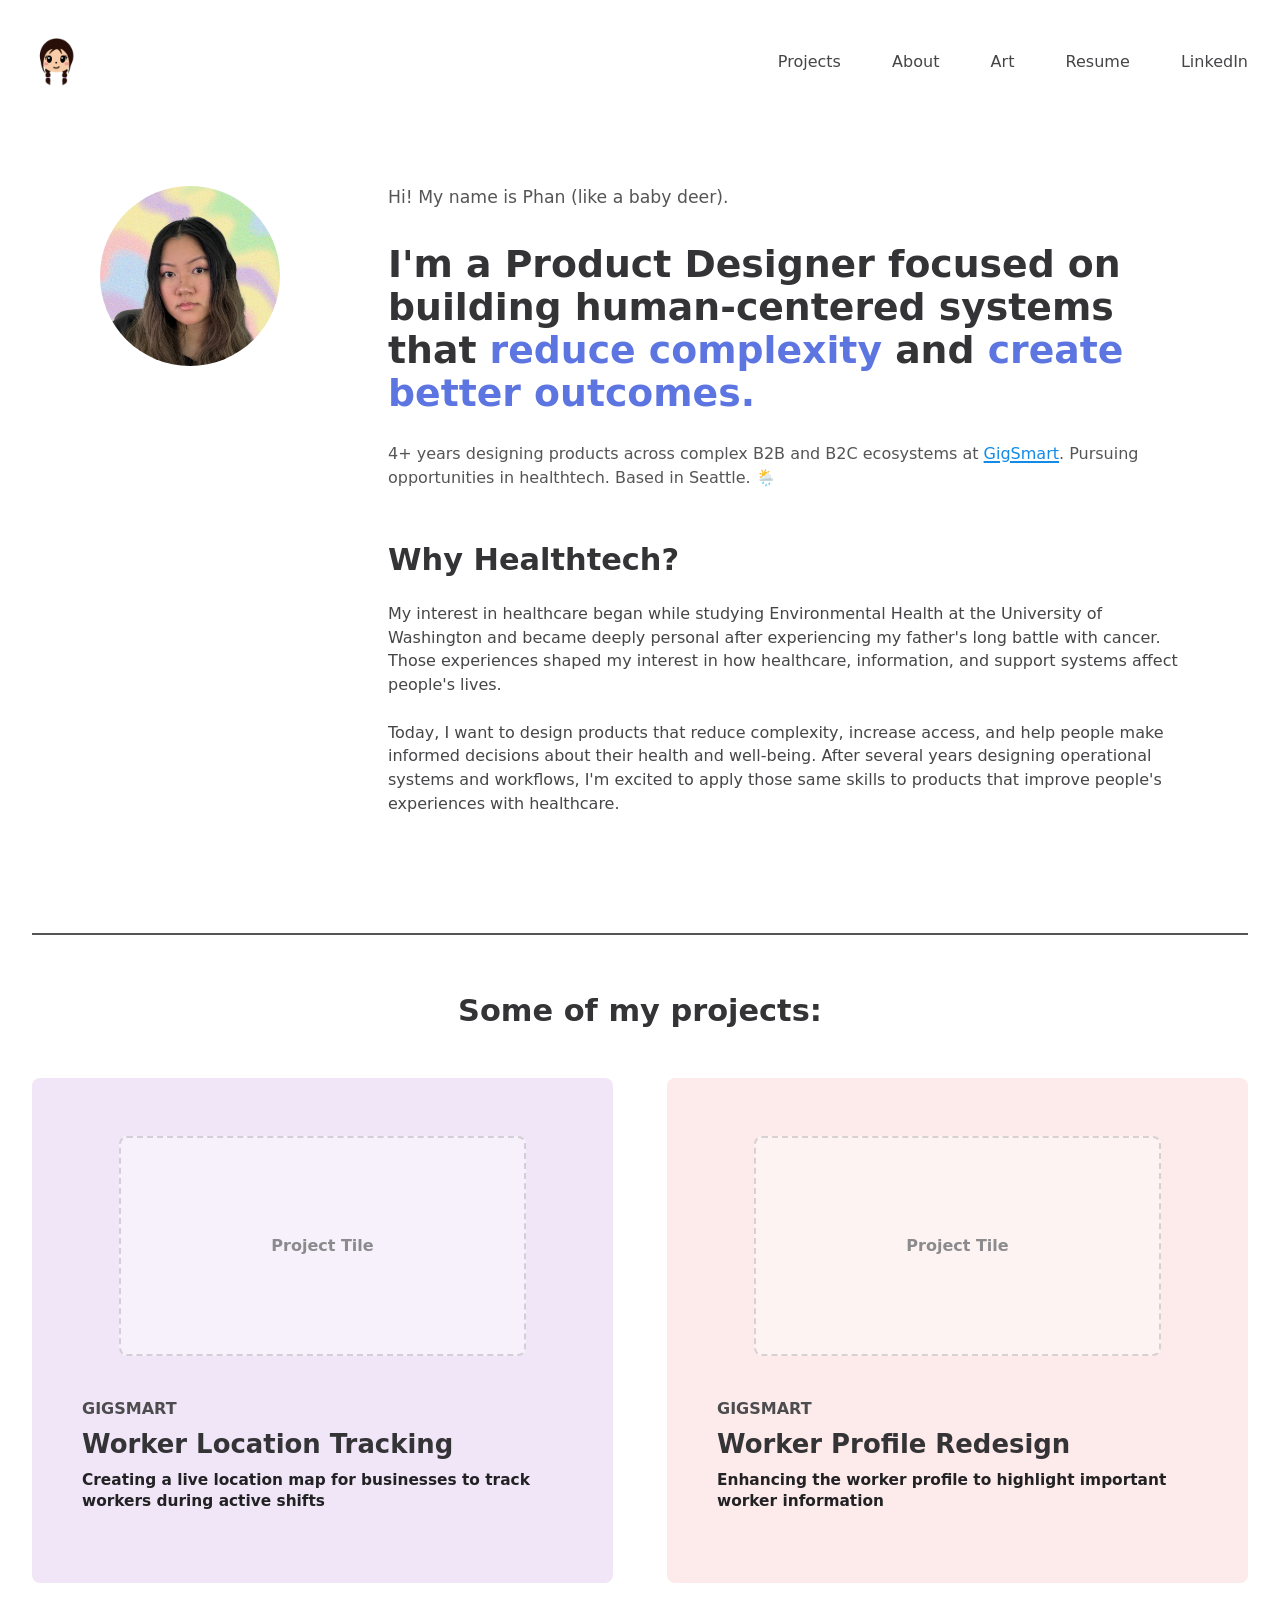
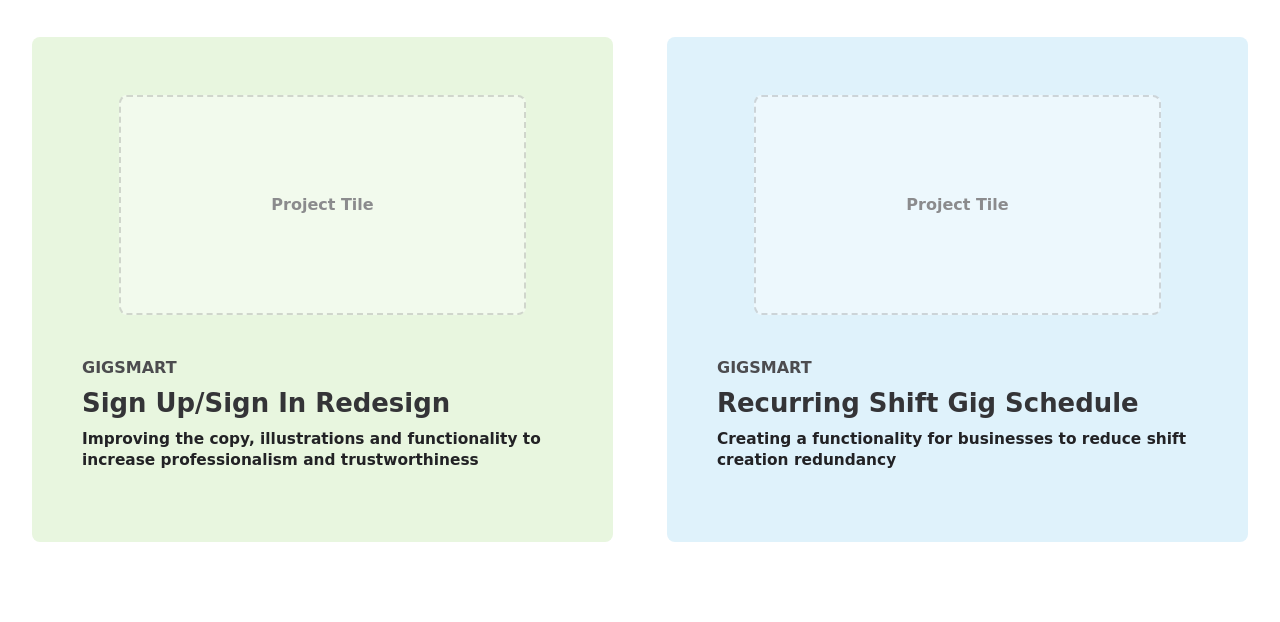
<file: index.html>
<!doctype html>
<html lang="en">
  <head>
    <meta charset="utf-8">
    <meta name="viewport" content="width=device-width, initial-scale=1">
    <meta
      name="description"
      content="Product design portfolio for Phan Su, focused on human-centered systems and healthtech."
    >
    <title>Phan Su | Product Design Portfolio</title>
    <link rel="stylesheet" href="styles.css">
  </head>
  <body>
    <header class="site-header">
      <a class="site-logo" href="#top" aria-label="Phan Su home">
        <img src="assets/avatar-logo.png" alt="">
      </a>
      <nav aria-label="Primary navigation">
        <a href="#projects">Projects</a>
        <a href="about.html">About</a>
        <a href="art.html">Art</a>
        <a href="#resume">Resume</a>
        <a href="https://www.linkedin.com/in/phansu/" target="_blank" rel="noreferrer">LinkedIn</a>
      </nav>
    </header>

    <main id="top">
      <section class="intro">
        <div class="profile-photo">
          <img src="assets/profile-photo.png" alt="Portrait of Phan Su">
        </div>

        <div class="intro-copy">
          <p class="greeting">Hi! My name is Phan (like a baby deer).</p>
          <h1>
            I'm a Product Designer focused on building human-centered systems that
            <span>reduce complexity</span> and <span>create better outcomes.</span>
          </h1>
          <p class="summary">
            4+ years designing products across complex B2B and B2C ecosystems at
            <a href="https://www.gigsmart.com/">GigSmart</a>. Pursuing opportunities in
            healthtech. Based in Seattle. 🌦️
          </p>

          <section class="healthtech" aria-labelledby="healthtech-title">
            <h2 id="healthtech-title">Why Healthtech?</h2>
            <p>
              My interest in healthcare began while studying Environmental Health at the
              University of Washington and became deeply personal after experiencing my father's
              long battle with cancer. Those experiences shaped my interest in how healthcare,
              information, and support systems affect people's lives.
            </p>
            <p>
              Today, I want to design products that reduce complexity, increase access, and help
              people make informed decisions about their health and well-being. After several years
              designing operational systems and workflows, I'm excited to apply those same skills to
              products that improve people's experiences with healthcare.
            </p>
          </section>
        </div>
      </section>

      <hr class="divider">

      <section class="projects" id="projects" aria-labelledby="projects-title">
        <h2 id="projects-title">Some of my projects:</h2>
        <div class="project-grid">
          <article class="project-card lavender">
            <div class="tile-placeholder">
              <span>Project Tile</span>
            </div>
            <div class="project-copy">
              <p>GigSmart</p>
              <h3>Worker Location Tracking</h3>
              <p>Creating a live location map for businesses to track workers during active shifts</p>
            </div>
          </article>

          <article class="project-card blush">
            <div class="tile-placeholder">
              <span>Project Tile</span>
            </div>
            <div class="project-copy">
              <p>GigSmart</p>
              <h3>Worker Profile Redesign</h3>
              <p>Enhancing the worker profile to highlight important worker information</p>
            </div>
          </article>

          <article class="project-card mint">
            <div class="tile-placeholder">
              <span>Project Tile</span>
            </div>
            <div class="project-copy">
              <p>GigSmart</p>
              <h3>Sign Up/Sign In Redesign</h3>
              <p>
                Improving the copy, illustrations and functionality to increase professionalism and
                trustworthiness
              </p>
            </div>
          </article>

          <article class="project-card sky">
            <div class="tile-placeholder">
              <span>Project Tile</span>
            </div>
            <div class="project-copy">
              <p>GigSmart</p>
              <h3>Recurring Shift Gig Schedule</h3>
              <p>Creating a functionality for businesses to reduce shift creation redundancy</p>
            </div>
          </article>
        </div>
      </section>
    </main>
  </body>
</html>
</file>
<file: styles.css>
:root {
  --ink: #3d3d3f;
  --muted: #555557;
  --blue: #5d75e0;
  --link: #118be7;
  --line: #555557;
  --lavender: #f1e6f7;
  --blush: #fdeaea;
  --mint: #e8f6df;
  --sky: #dff2fb;
  --placeholder: rgb(255 255 255 / 45%);
  font-family:
    Inter, ui-sans-serif, system-ui, -apple-system, BlinkMacSystemFont, "Segoe UI", sans-serif;
}

* {
  box-sizing: border-box;
}

html {
  scroll-behavior: smooth;
}

body {
  margin: 0;
  background: #ffffff;
  color: var(--ink);
  font-size: 16px;
}

a {
  color: inherit;
  text-decoration: none;
}

.site-header {
  display: flex;
  align-items: center;
  justify-content: space-between;
  width: min(1320px, calc(100% - 64px));
  margin: 0 auto;
  padding: 38px 0 68px;
}

.site-logo {
  display: block;
  width: 48px;
  height: 48px;
}

.site-logo img {
  width: 100%;
  height: 100%;
  object-fit: contain;
}

nav {
  display: flex;
  align-items: center;
  gap: clamp(28px, 4vw, 54px);
  color: #454548;
  font-size: 1rem;
  font-weight: 400;
  line-height: 1;
}

nav a:hover {
  color: var(--blue);
}

main {
  width: min(1320px, calc(100% - 64px));
  margin: 0 auto;
}

.intro {
  display: grid;
  grid-template-columns: 230px minmax(0, 1fr);
  gap: 58px;
  align-items: start;
  max-width: 1080px;
  margin: 32px auto 0;
}

.profile-photo {
  width: 180px;
  height: 180px;
  margin-top: 0;
  border-radius: 50%;
  overflow: hidden;
}

.profile-photo img {
  width: 100%;
  height: 100%;
  object-fit: cover;
  object-position: 50% 34%;
}

.intro-copy {
  min-width: 0;
}

.greeting {
  margin: 0 0 34px;
  color: var(--muted);
  font-size: 1.08rem;
  font-weight: 400;
  line-height: 1.35;
}

h1,
h2,
h3,
p {
  margin-top: 0;
}

h1 {
  max-width: 890px;
  margin-bottom: 26px;
  color: #343437;
  font-size: 2.36rem;
  font-weight: 800;
  line-height: 1.14;
  letter-spacing: 0;
}

h1 span {
  color: var(--blue);
}

.summary {
  max-width: 910px;
  margin-bottom: 52px;
  color: var(--muted);
  font-size: 1rem;
  font-weight: 400;
  line-height: 1.5;
}

.summary a {
  color: var(--link);
  text-decoration: underline;
  text-decoration-thickness: 2px;
  text-underline-offset: 2px;
}

.healthtech {
  max-width: 890px;
}

.healthtech h2 {
  margin-bottom: 24px;
  color: #343437;
  font-size: 1.9rem;
  font-weight: 800;
  line-height: 1.2;
}

.healthtech p {
  margin-bottom: 24px;
  color: #464648;
  font-size: 1rem;
  font-weight: 400;
  line-height: 1.48;
}

.divider {
  max-width: 1320px;
  margin: 94px 0 58px;
  border: 0;
  border-top: 2px solid var(--line);
}

.projects {
  padding-bottom: 80px;
}

.projects > h2 {
  margin-bottom: 48px;
  color: #343437;
  font-size: 1.9rem;
  font-weight: 800;
  line-height: 1.2;
  text-align: center;
}

.project-grid {
  display: grid;
  grid-template-columns: repeat(2, minmax(0, 1fr));
  gap: 54px;
}

.project-card {
  overflow: hidden;
  min-height: 505px;
  border-radius: 8px;
}

.project-card.lavender {
  background: var(--lavender);
}

.project-card.blush {
  background: var(--blush);
}

.project-card.mint {
  background: var(--mint);
}

.project-card.sky {
  background: var(--sky);
}

.tile-placeholder {
  display: grid;
  place-items: center;
  width: min(70%, 470px);
  height: 220px;
  margin: 58px auto 42px;
  color: #8b8b8d;
  background: var(--placeholder);
  border: 2px dashed rgb(120 120 120 / 28%);
  border-radius: 8px;
  font-weight: 800;
}

.project-copy {
  padding: 0 50px 48px;
}

.project-copy > p:first-child {
  margin-bottom: 10px;
  color: #4c4c4f;
  font-size: 1rem;
  font-weight: 800;
  text-transform: uppercase;
}

.project-copy h3 {
  margin-bottom: 10px;
  color: #343437;
  font-size: 1.62rem;
  font-weight: 800;
  line-height: 1.18;
}

.project-copy p {
  max-width: 560px;
  margin-bottom: 0;
  color: #222225;
  font-size: 0.96rem;
  font-weight: 650;
  line-height: 1.35;
}

@media (max-width: 900px) {
  .site-header {
    align-items: flex-start;
    flex-direction: column;
    padding-bottom: 44px;
  }

  nav {
    flex-wrap: wrap;
    gap: 18px 28px;
  }

  .intro {
    grid-template-columns: 1fr;
    gap: 28px;
    margin-top: 24px;
  }

  .profile-photo {
    width: 150px;
    height: 150px;
    margin-top: 0;
  }

  .project-grid {
    grid-template-columns: 1fr;
  }
}

@media (max-width: 620px) {
  .site-header,
  main {
    width: min(100% - 32px, 1320px);
  }

  body {
    font-size: 16px;
  }

  h1 {
    font-size: 2.38rem;
  }

  .summary {
    margin-bottom: 48px;
  }

  .divider {
    margin: 64px 0 42px;
  }

  .project-card {
    min-height: 420px;
  }

  .tile-placeholder {
    width: calc(100% - 56px);
    height: 180px;
    margin: 38px auto 34px;
  }

  .project-copy {
    padding: 0 28px 34px;
  }
}
</file>
